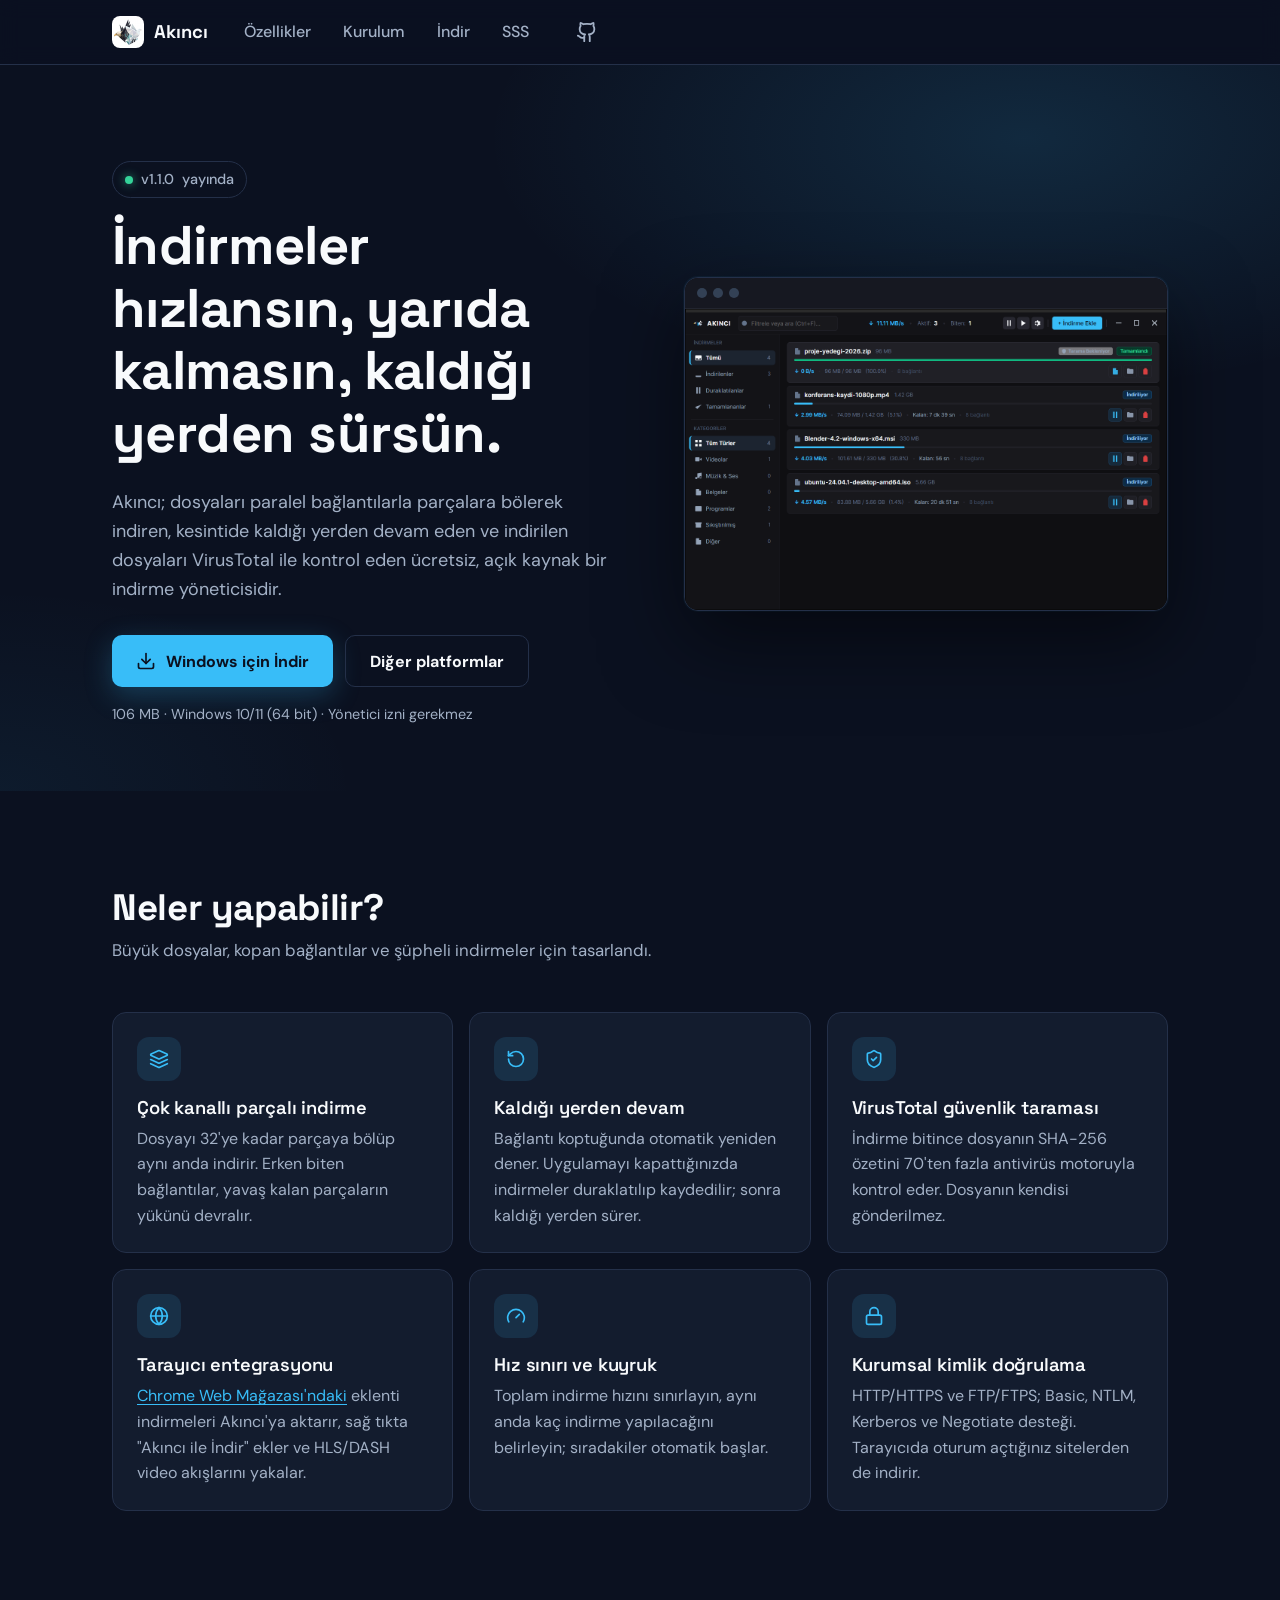
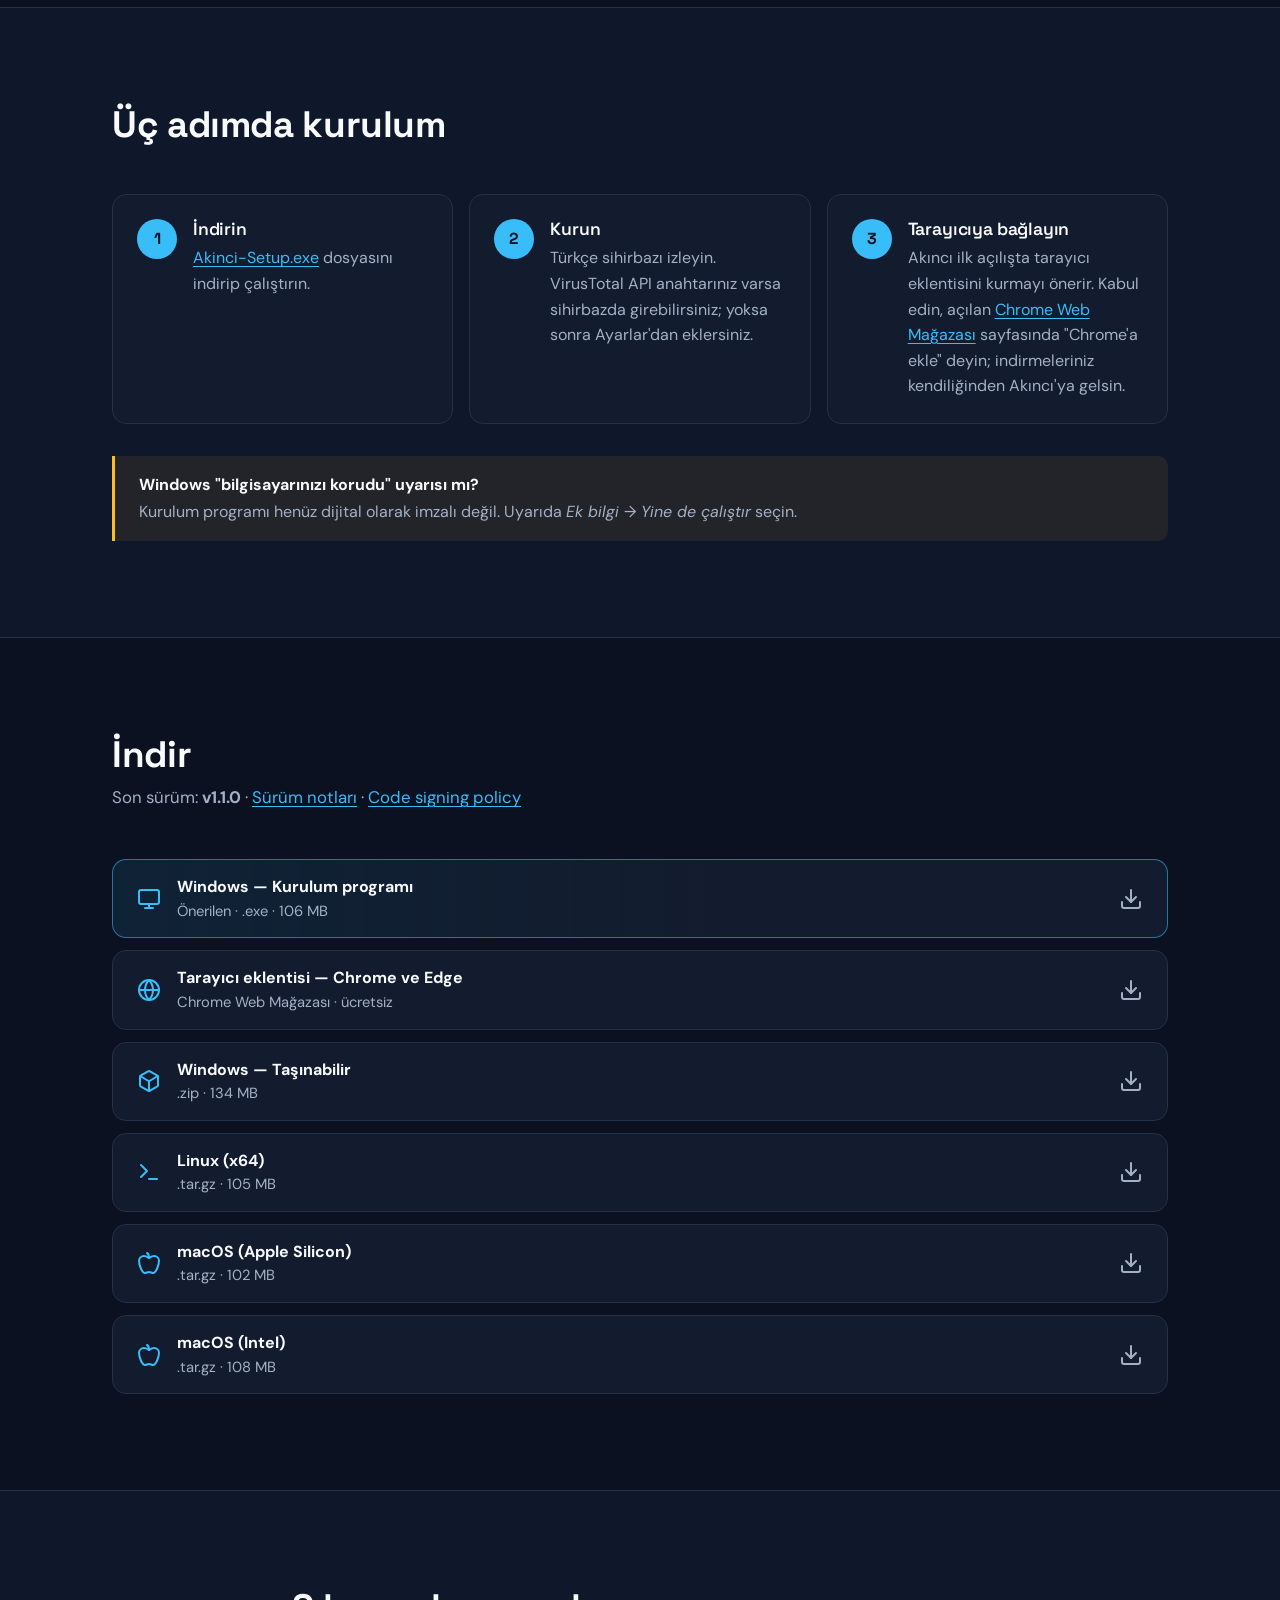
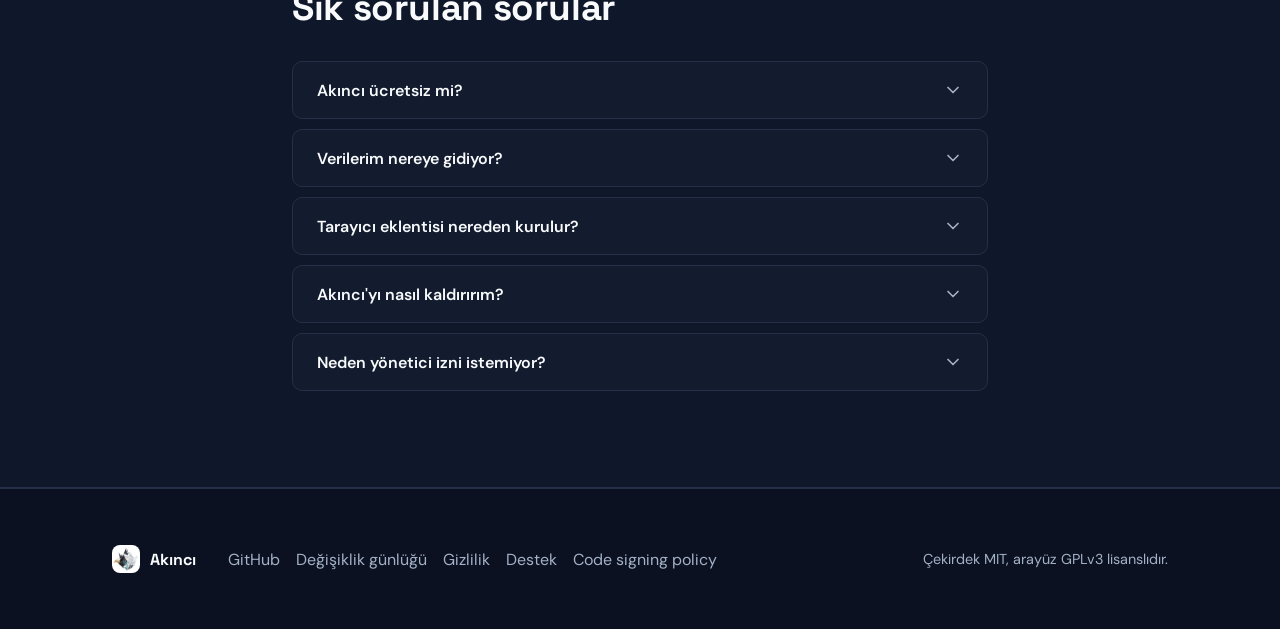
<file: site/index.html>
<!doctype html>
<html lang="tr">
<head>
  <meta charset="utf-8">
  <meta name="viewport" content="width=device-width, initial-scale=1">
  <title>Akıncı — Çok Kanallı İndirme Yöneticisi</title>
  <meta name="description" content="Akıncı; dosyaları paralel bağlantılarla parçalara bölerek indiren, kesintide kaldığı yerden devam eden ve indirilen dosyaları VirusTotal ile kontrol eden ücretsiz, açık kaynak bir indirme yöneticisi.">
  <meta name="theme-color" content="#0B1120">
  <link rel="icon" type="image/png" sizes="64x64" href="assets/akinci-mark-64.png">
  <link rel="apple-touch-icon" href="assets/akinci-mark-192.png">

  <meta property="og:type" content="website">
  <meta property="og:title" content="Akıncı — Çok Kanallı İndirme Yöneticisi">
  <meta property="og:description" content="Ücretsiz, açık kaynak indirme yöneticisi: paralel parçalı indirme, kaldığı yerden devam, VirusTotal taraması ve tarayıcı entegrasyonu.">
  <meta property="og:image" content="https://devutku.github.io/akinci/assets/og-image.png">
  <meta property="og:url" content="https://devutku.github.io/akinci/">
  <meta name="twitter:card" content="summary_large_image">

  <link rel="preconnect" href="https://fonts.googleapis.com">
  <link rel="preconnect" href="https://fonts.gstatic.com" crossorigin>
  <link href="https://fonts.googleapis.com/css2?family=DM+Sans:opsz,wght@9..40,400;9..40,500;9..40,700&family=Space+Grotesk:wght@500;600;700&display=swap" rel="stylesheet">
  <link rel="stylesheet" href="styles.css">
</head>
<body>
  <!-- SVG simge seti (Lucide, ISC lisansı) -->
  <svg width="0" height="0" style="position:absolute" aria-hidden="true" focusable="false">
    <defs>
      <symbol id="i-download" viewBox="0 0 24 24"><path d="M21 15v4a2 2 0 0 1-2 2H5a2 2 0 0 1-2-2v-4"/><polyline points="7 10 12 15 17 10"/><line x1="12" x2="12" y1="15" y2="3"/></symbol>
      <symbol id="i-layers" viewBox="0 0 24 24"><path d="m12.83 2.18a2 2 0 0 0-1.66 0L2.6 6.08a1 1 0 0 0 0 1.83l8.58 3.91a2 2 0 0 0 1.66 0l8.58-3.9a1 1 0 0 0 0-1.83Z"/><path d="m22 17.65-9.17 4.16a2 2 0 0 1-1.66 0L2 17.65"/><path d="m22 12.65-9.17 4.16a2 2 0 0 1-1.66 0L2 12.65"/></symbol>
      <symbol id="i-resume" viewBox="0 0 24 24"><path d="M3 12a9 9 0 1 0 9-9 9.75 9.75 0 0 0-6.74 2.74L3 8"/><path d="M3 3v5h5"/></symbol>
      <symbol id="i-shield" viewBox="0 0 24 24"><path d="M20 13c0 5-3.5 7.5-7.66 8.95a1 1 0 0 1-.67-.01C7.5 20.5 4 18 4 13V6a1 1 0 0 1 1-1c2 0 4.5-1.2 6.24-2.72a1.17 1.17 0 0 1 1.52 0C14.51 3.81 17 5 19 5a1 1 0 0 1 1 1z"/><path d="m9 12 2 2 4-4"/></symbol>
      <symbol id="i-globe" viewBox="0 0 24 24"><circle cx="12" cy="12" r="10"/><path d="M12 2a14.5 14.5 0 0 0 0 20 14.5 14.5 0 0 0 0-20"/><path d="M2 12h20"/></symbol>
      <symbol id="i-gauge" viewBox="0 0 24 24"><path d="m12 14 4-4"/><path d="M3.34 19a10 10 0 1 1 17.32 0"/></symbol>
      <symbol id="i-lock" viewBox="0 0 24 24"><rect width="18" height="11" x="3" y="11" rx="2" ry="2"/><path d="M7 11V7a5 5 0 0 1 10 0v4"/></symbol>
      <symbol id="i-github" viewBox="0 0 24 24"><path d="M15 22v-4a4.8 4.8 0 0 0-1-3.5c3 0 6-2 6-5.5.08-1.25-.27-2.48-1-3.5.28-1.15.28-2.35 0-3.5 0 0-1 0-3 1.5-2.64-.5-5.36-.5-8 0C6 2 5 2 5 2c-.3 1.15-.3 2.35 0 3.5A5.403 5.403 0 0 0 4 9c0 3.5 3 5.5 6 5.5-.39.49-.68 1.05-.85 1.65-.17.6-.22 1.23-.15 1.85v4"/><path d="M9 18c-4.51 2-5-2-7-2"/></symbol>
      <symbol id="i-monitor" viewBox="0 0 24 24"><rect width="20" height="14" x="2" y="3" rx="2"/><line x1="8" x2="16" y1="21" y2="21"/><line x1="12" x2="12" y1="17" y2="21"/></symbol>
      <symbol id="i-package" viewBox="0 0 24 24"><path d="M11 21.73a2 2 0 0 0 2 0l7-4A2 2 0 0 0 21 16V8a2 2 0 0 0-1-1.73l-7-4a2 2 0 0 0-2 0l-7 4A2 2 0 0 0 3 8v8a2 2 0 0 0 1 1.73z"/><path d="M12 22V12"/><path d="m3.3 7 7.703 4.734a2 2 0 0 0 1.994 0L20.7 7"/></symbol>
      <symbol id="i-terminal" viewBox="0 0 24 24"><polyline points="4 17 10 11 4 5"/><line x1="12" x2="20" y1="19" y2="19"/></symbol>
      <symbol id="i-apple" viewBox="0 0 24 24"><path d="M12 20.94c1.5 0 2.75 1.06 4 1.06 3 0 6-8 6-12.22A4.91 4.91 0 0 0 17 5c-2.22 0-4 1.44-5 2-1-.56-2.78-2-5-2a4.9 4.9 0 0 0-5 4.78C2 14 5 22 8 22c1.25 0 2.5-1.06 4-1.06Z"/><path d="M10 2c1 .5 2 2 2 5"/></symbol>
      <symbol id="i-chevron" viewBox="0 0 24 24"><path d="m6 9 6 6 6-6"/></symbol>
      <symbol id="i-check" viewBox="0 0 24 24"><path d="M20 6 9 17l-5-5"/></symbol>
    </defs>
  </svg>

  <a class="skip-link" href="#icerik">İçeriğe atla</a>

  <header class="site-header">
    <div class="container header-inner">
      <a class="brand" href="#" aria-label="Akıncı ana sayfa">
        <img src="assets/akinci-mark-64.png" width="32" height="32" alt="" class="brand-mark">
        <span>Akıncı</span>
      </a>
      <nav aria-label="Sayfa bölümleri">
        <ul class="nav-links">
          <li><a href="#ozellikler">Özellikler</a></li>
          <li><a href="#kurulum">Kurulum</a></li>
          <li><a href="#indir">İndir</a></li>
          <li><a href="#sss">SSS</a></li>
        </ul>
      </nav>
      <a class="icon-link" href="https://github.com/devutku/akinci" aria-label="Akıncı GitHub deposu">
        <svg class="icon" aria-hidden="true"><use href="#i-github"/></svg>
      </a>
    </div>
  </header>

  <main id="icerik">
    <!-- Giriş -->
    <section class="hero">
      <div class="container hero-grid">
        <div class="hero-copy">
          <p class="eyebrow"><span class="dot" aria-hidden="true"></span> <span data-release-version>v1.1.0</span> yayında</p>
          <h1>İndirmeler hızlansın, yarıda kalmasın, kaldığı yerden sürsün.</h1>
          <p class="lead">Akıncı; dosyaları paralel bağlantılarla parçalara bölerek indiren, kesintide kaldığı yerden devam eden ve indirilen dosyaları VirusTotal ile kontrol eden ücretsiz, açık kaynak bir indirme yöneticisidir.</p>
          <div class="cta-row">
            <a class="btn btn-primary" data-asset="setup" href="https://github.com/devutku/akinci/releases/download/v1.1.0/Akinci-Setup-1.1.0.exe">
              <svg class="icon" aria-hidden="true"><use href="#i-download"/></svg>
              Windows için İndir
            </a>
            <a class="btn btn-ghost" href="#indir">Diğer platformlar</a>
          </div>
          <p class="cta-meta">
            <span data-asset-size="setup">106 MB</span> · Windows 10/11 (64 bit) · Yönetici izni gerekmez
          </p>
        </div>
        <figure class="hero-visual">
          <div class="window-frame">
            <div class="window-bar" aria-hidden="true"><span></span><span></span><span></span></div>
            <img src="assets/screenshot-main.png" width="1280" height="800" alt="Akıncı ana penceresi: üç dosya 8 bağlantıyla aynı anda iniyor, biri tamamlanmış; her indirmenin hızı, ilerlemesi ve kalan süresi görünüyor.">
          </div>
        </figure>
      </div>
    </section>

    <!-- Özellikler -->
    <section id="ozellikler" class="section">
      <div class="container">
        <h2 class="section-title">Neler yapabilir?</h2>
        <p class="section-lead">Büyük dosyalar, kopan bağlantılar ve şüpheli indirmeler için tasarlandı.</p>
        <ul class="feature-grid">
          <li class="feature">
            <span class="feature-icon"><svg class="icon" aria-hidden="true"><use href="#i-layers"/></svg></span>
            <h3>Çok kanallı parçalı indirme</h3>
            <p>Dosyayı 32'ye kadar parçaya bölüp aynı anda indirir. Erken biten bağlantılar, yavaş kalan parçaların yükünü devralır.</p>
          </li>
          <li class="feature">
            <span class="feature-icon"><svg class="icon" aria-hidden="true"><use href="#i-resume"/></svg></span>
            <h3>Kaldığı yerden devam</h3>
            <p>Bağlantı koptuğunda otomatik yeniden dener. Uygulamayı kapattığınızda indirmeler duraklatılıp kaydedilir; sonra kaldığı yerden sürer.</p>
          </li>
          <li class="feature">
            <span class="feature-icon"><svg class="icon" aria-hidden="true"><use href="#i-shield"/></svg></span>
            <h3>VirusTotal güvenlik taraması</h3>
            <p>İndirme bitince dosyanın SHA-256 özetini 70'ten fazla antivirüs motoruyla kontrol eder. Dosyanın kendisi gönderilmez.</p>
          </li>
          <li class="feature">
            <span class="feature-icon"><svg class="icon" aria-hidden="true"><use href="#i-globe"/></svg></span>
            <h3>Tarayıcı entegrasyonu</h3>
            <p><a href="https://chromewebstore.google.com/detail/coeeghhijegibfhhodhnjhjffaipckok">Chrome Web Mağazası'ndaki</a> eklenti indirmeleri Akıncı'ya aktarır, sağ tıkta "Akıncı ile İndir" ekler ve HLS/DASH video akışlarını yakalar.</p>
          </li>
          <li class="feature">
            <span class="feature-icon"><svg class="icon" aria-hidden="true"><use href="#i-gauge"/></svg></span>
            <h3>Hız sınırı ve kuyruk</h3>
            <p>Toplam indirme hızını sınırlayın, aynı anda kaç indirme yapılacağını belirleyin; sıradakiler otomatik başlar.</p>
          </li>
          <li class="feature">
            <span class="feature-icon"><svg class="icon" aria-hidden="true"><use href="#i-lock"/></svg></span>
            <h3>Kurumsal kimlik doğrulama</h3>
            <p>HTTP/HTTPS ve FTP/FTPS; Basic, NTLM, Kerberos ve Negotiate desteği. Tarayıcıda oturum açtığınız sitelerden de indirir.</p>
          </li>
        </ul>
      </div>
    </section>

    <!-- Kurulum -->
    <section id="kurulum" class="section section-alt">
      <div class="container">
        <h2 class="section-title">Üç adımda kurulum</h2>
        <ol class="steps">
          <li class="step">
            <span class="step-num" aria-hidden="true">1</span>
            <div>
              <h3>İndirin</h3>
              <p><a data-asset="setup" href="https://github.com/devutku/akinci/releases/download/v1.1.0/Akinci-Setup-1.1.0.exe">Akinci-Setup.exe</a> dosyasını indirip çalıştırın.</p>
            </div>
          </li>
          <li class="step">
            <span class="step-num" aria-hidden="true">2</span>
            <div>
              <h3>Kurun</h3>
              <p>Türkçe sihirbazı izleyin. VirusTotal API anahtarınız varsa sihirbazda girebilirsiniz; yoksa sonra Ayarlar'dan eklersiniz.</p>
            </div>
          </li>
          <li class="step">
            <span class="step-num" aria-hidden="true">3</span>
            <div>
              <h3>Tarayıcıya bağlayın</h3>
              <p>Akıncı ilk açılışta tarayıcı eklentisini kurmayı önerir. Kabul edin, açılan <a href="https://chromewebstore.google.com/detail/coeeghhijegibfhhodhnjhjffaipckok">Chrome Web Mağazası</a> sayfasında "Chrome'a ekle" deyin; indirmeleriniz kendiliğinden Akıncı'ya gelsin.</p>
            </div>
          </li>
        </ol>
        <p class="note">
          <strong>Windows "bilgisayarınızı korudu" uyarısı mı?</strong>
          Kurulum programı henüz dijital olarak imzalı değil. Uyarıda <em>Ek bilgi → Yine de çalıştır</em> seçin.
        </p>
      </div>
    </section>

    <!-- İndir -->
    <section id="indir" class="section">
      <div class="container">
        <h2 class="section-title">İndir</h2>
        <p class="section-lead">Son sürüm: <strong data-release-version>v1.1.0</strong> · <a data-release-notes href="https://github.com/devutku/akinci/releases/tag/v1.1.0">Sürüm notları</a> · <a href="code-signing-policy.html">Code signing policy</a></p>
        <ul class="download-list">
          <li>
            <a class="download recommended" data-asset="setup" href="https://github.com/devutku/akinci/releases/download/v1.1.0/Akinci-Setup-1.1.0.exe">
              <svg class="icon" aria-hidden="true"><use href="#i-monitor"/></svg>
              <span class="download-text"><strong>Windows — Kurulum programı</strong><span>Önerilen · .exe · <span data-asset-size="setup">106 MB</span></span></span>
              <svg class="icon icon-end" aria-hidden="true"><use href="#i-download"/></svg>
            </a>
          </li>
          <li>
            <a class="download" href="https://chromewebstore.google.com/detail/coeeghhijegibfhhodhnjhjffaipckok">
              <svg class="icon" aria-hidden="true"><use href="#i-globe"/></svg>
              <span class="download-text"><strong>Tarayıcı eklentisi — Chrome ve Edge</strong><span>Chrome Web Mağazası · ücretsiz</span></span>
              <svg class="icon icon-end" aria-hidden="true"><use href="#i-download"/></svg>
            </a>
          </li>
          <li>
            <a class="download" data-asset="win-zip" href="https://github.com/devutku/akinci/releases/download/v1.1.0/akinci-v1.1.0-win-x64.zip">
              <svg class="icon" aria-hidden="true"><use href="#i-package"/></svg>
              <span class="download-text"><strong>Windows — Taşınabilir</strong><span>.zip · <span data-asset-size="win-zip">134 MB</span></span></span>
              <svg class="icon icon-end" aria-hidden="true"><use href="#i-download"/></svg>
            </a>
          </li>
          <li>
            <a class="download" data-asset="linux" href="https://github.com/devutku/akinci/releases/download/v1.1.0/akinci-v1.1.0-linux-x64.tar.gz">
              <svg class="icon" aria-hidden="true"><use href="#i-terminal"/></svg>
              <span class="download-text"><strong>Linux (x64)</strong><span>.tar.gz · <span data-asset-size="linux">105 MB</span></span></span>
              <svg class="icon icon-end" aria-hidden="true"><use href="#i-download"/></svg>
            </a>
          </li>
          <li>
            <a class="download" data-asset="mac-arm" href="https://github.com/devutku/akinci/releases/download/v1.1.0/akinci-v1.1.0-osx-arm64.tar.gz">
              <svg class="icon" aria-hidden="true"><use href="#i-apple"/></svg>
              <span class="download-text"><strong>macOS (Apple Silicon)</strong><span>.tar.gz · <span data-asset-size="mac-arm">102 MB</span></span></span>
              <svg class="icon icon-end" aria-hidden="true"><use href="#i-download"/></svg>
            </a>
          </li>
          <li>
            <a class="download" data-asset="mac-x64" href="https://github.com/devutku/akinci/releases/download/v1.1.0/akinci-v1.1.0-osx-x64.tar.gz">
              <svg class="icon" aria-hidden="true"><use href="#i-apple"/></svg>
              <span class="download-text"><strong>macOS (Intel)</strong><span>.tar.gz · <span data-asset-size="mac-x64">108 MB</span></span></span>
              <svg class="icon icon-end" aria-hidden="true"><use href="#i-download"/></svg>
            </a>
          </li>
        </ul>
      </div>
    </section>

    <!-- SSS -->
    <section id="sss" class="section section-alt">
      <div class="container narrow">
        <h2 class="section-title">Sık sorulan sorular</h2>
        <div class="faq">
          <details>
            <summary>Akıncı ücretsiz mi?<svg class="icon chevron" aria-hidden="true"><use href="#i-chevron"/></svg></summary>
            <p>Evet. Akıncı açık kaynaktır: çekirdek kütüphaneler MIT, masaüstü arayüzü GPLv3 lisanslıdır. Reklam veya ücretli sürüm yoktur.</p>
          </details>
          <details>
            <summary>Verilerim nereye gidiyor?<svg class="icon chevron" aria-hidden="true"><use href="#i-chevron"/></svg></summary>
            <p>İndirme listeniz, ayarlarınız ve tarayıcıdan aktarılan oturum bilgileri yalnızca kendi bilgisayarınızda saklanır. VirusTotal anahtarı girerseniz yalnızca biten dosyanın SHA-256 özeti sorgulanır. Ayrıntılar: <a href="https://github.com/devutku/akinci/blob/main/PRIVACY.md">Gizlilik politikası</a>.</p>
          </details>
          <details>
            <summary>Tarayıcı eklentisi nereden kurulur?<svg class="icon chevron" aria-hidden="true"><use href="#i-chevron"/></svg></summary>
            <p>Eklenti <a href="https://chromewebstore.google.com/detail/coeeghhijegibfhhodhnjhjffaipckok">Chrome Web Mağazası</a>'nda. Akıncı ilk açılışta (veya Ayarlar → Eklentiyi Kur) tarayıcı köprüsünü yapılandırıp mağaza sayfasını açar; "Chrome'a ekle" demeniz yeterli. Edge'de "Diğer mağazalardaki uzantılara izin ver" seçeneğiyle aynı sayfadan kurabilirsiniz.</p>
          </details>
          <details>
            <summary>Akıncı'yı nasıl kaldırırım?<svg class="icon chevron" aria-hidden="true"><use href="#i-chevron"/></svg></summary>
            <p>Denetim Masası → Programlar ve Özellikler (veya Ayarlar → Uygulamalar) içinden Akıncı'yı seçin. İndirdiğiniz dosyalara dokunulmaz; ayarların ve indirme geçmişinin silinip silinmeyeceği sorulur.</p>
          </details>
          <details>
            <summary>Neden yönetici izni istemiyor?<svg class="icon chevron" aria-hidden="true"><use href="#i-chevron"/></svg></summary>
            <p>Akıncı yalnızca sizin kullanıcınız için kurulur (<code>%LOCALAPPDATA%\Programs\Akinci</code>). Sistem klasörlerine ve diğer kullanıcılara dokunmaz.</p>
          </details>
        </div>
      </div>
    </section>
  </main>

  <footer class="site-footer">
    <div class="container footer-inner">
      <div class="brand footer-brand">
        <img src="assets/akinci-mark-64.png" width="28" height="28" alt="" class="brand-mark">
        <span>Akıncı</span>
      </div>
      <ul class="footer-links">
        <li><a href="https://github.com/devutku/akinci">GitHub</a></li>
        <li><a href="https://github.com/devutku/akinci/blob/main/CHANGELOG.md">Değişiklik günlüğü</a></li>
        <li><a href="https://github.com/devutku/akinci/blob/main/PRIVACY.md">Gizlilik</a></li>
        <li><a href="https://github.com/devutku/akinci/issues">Destek</a></li>
        <li><a href="code-signing-policy.html">Code signing policy</a></li>
      </ul>
      <p class="footer-note">Çekirdek MIT, arayüz GPLv3 lisanslıdır.</p>
    </div>
  </footer>

  <script src="main.js" defer></script>
</body>
</html>
</file>
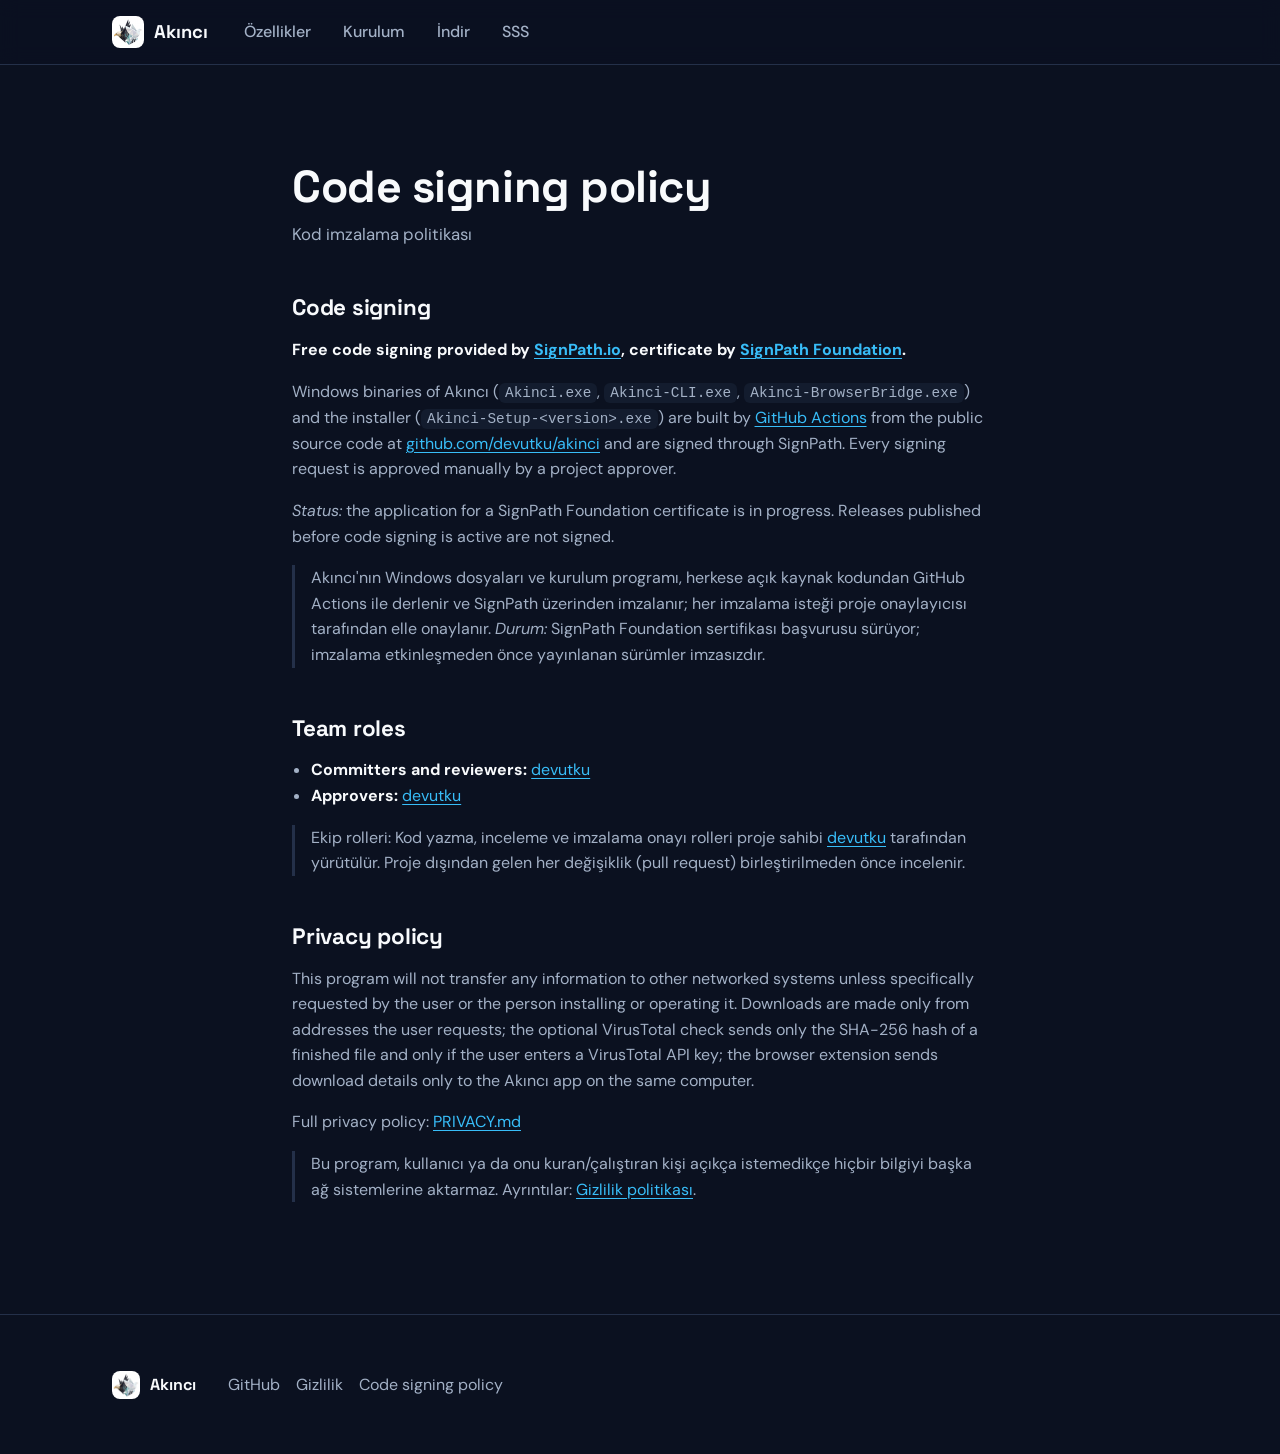
<file: site/code-signing-policy.html>
<!doctype html>
<html lang="tr">
<head>
  <meta charset="utf-8">
  <meta name="viewport" content="width=device-width, initial-scale=1">
  <title>Code signing policy — Akıncı</title>
  <meta name="description" content="Akıncı kod imzalama politikası / code signing policy: SignPath.io ve SignPath Foundation, ekip rolleri ve gizlilik.">
  <meta name="theme-color" content="#0B1120">
  <link rel="icon" type="image/png" sizes="64x64" href="assets/akinci-mark-64.png">
  <link rel="preconnect" href="https://fonts.googleapis.com">
  <link rel="preconnect" href="https://fonts.gstatic.com" crossorigin>
  <link href="https://fonts.googleapis.com/css2?family=DM+Sans:opsz,wght@9..40,400;9..40,500;9..40,700&family=Space+Grotesk:wght@500;600;700&display=swap" rel="stylesheet">
  <link rel="stylesheet" href="styles.css">
</head>
<body>
  <a class="skip-link" href="#icerik">İçeriğe atla</a>

  <header class="site-header">
    <div class="container header-inner">
      <a class="brand" href="./" aria-label="Akıncı ana sayfa">
        <img src="assets/akinci-mark-64.png" width="32" height="32" alt="" class="brand-mark">
        <span>Akıncı</span>
      </a>
      <nav aria-label="Sayfa bölümleri">
        <ul class="nav-links">
          <li><a href="./#ozellikler">Özellikler</a></li>
          <li><a href="./#kurulum">Kurulum</a></li>
          <li><a href="./#indir">İndir</a></li>
          <li><a href="./#sss">SSS</a></li>
        </ul>
      </nav>
    </div>
  </header>

  <main id="icerik" class="section">
    <div class="container narrow policy">
      <h1>Code signing policy</h1>
      <p class="section-lead">Kod imzalama politikası</p>

      <section aria-labelledby="signing">
        <h2 id="signing">Code signing</h2>
        <p><strong>Free code signing provided by <a href="https://signpath.io">SignPath.io</a>, certificate by <a href="https://signpath.org">SignPath Foundation</a>.</strong></p>
        <p>Windows binaries of Akıncı (<code>Akinci.exe</code>, <code>Akinci-CLI.exe</code>, <code>Akinci-BrowserBridge.exe</code>) and the installer (<code>Akinci-Setup-&lt;version&gt;.exe</code>) are built by <a href="https://github.com/devutku/akinci/actions/workflows/release.yml">GitHub Actions</a> from the public source code at <a href="https://github.com/devutku/akinci">github.com/devutku/akinci</a> and are signed through SignPath. Every signing request is approved manually by a project approver.</p>
        <p><em>Status:</em> the application for a SignPath Foundation certificate is in progress. Releases published before code signing is active are not signed.</p>
        <p lang="tr">Akıncı'nın Windows dosyaları ve kurulum programı, herkese açık kaynak kodundan GitHub Actions ile derlenir ve SignPath üzerinden imzalanır; her imzalama isteği proje onaylayıcısı tarafından elle onaylanır. <em>Durum:</em> SignPath Foundation sertifikası başvurusu sürüyor; imzalama etkinleşmeden önce yayınlanan sürümler imzasızdır.</p>
      </section>

      <section aria-labelledby="roles">
        <h2 id="roles">Team roles</h2>
        <ul>
          <li><strong>Committers and reviewers:</strong> <a href="https://github.com/devutku">devutku</a></li>
          <li><strong>Approvers:</strong> <a href="https://github.com/devutku">devutku</a></li>
        </ul>
        <p lang="tr">Ekip rolleri: Kod yazma, inceleme ve imzalama onayı rolleri proje sahibi <a href="https://github.com/devutku">devutku</a> tarafından yürütülür. Proje dışından gelen her değişiklik (pull request) birleştirilmeden önce incelenir.</p>
      </section>

      <section aria-labelledby="privacy">
        <h2 id="privacy">Privacy policy</h2>
        <p>This program will not transfer any information to other networked systems unless specifically requested by the user or the person installing or operating it. Downloads are made only from addresses the user requests; the optional VirusTotal check sends only the SHA-256 hash of a finished file and only if the user enters a VirusTotal API key; the browser extension sends download details only to the Akıncı app on the same computer.</p>
        <p>Full privacy policy: <a href="https://github.com/devutku/akinci/blob/main/PRIVACY.md">PRIVACY.md</a></p>
        <p lang="tr">Bu program, kullanıcı ya da onu kuran/çalıştıran kişi açıkça istemedikçe hiçbir bilgiyi başka ağ sistemlerine aktarmaz. Ayrıntılar: <a href="https://github.com/devutku/akinci/blob/main/PRIVACY.md">Gizlilik politikası</a>.</p>
      </section>
    </div>
  </main>

  <footer class="site-footer">
    <div class="container footer-inner">
      <div class="brand footer-brand">
        <img src="assets/akinci-mark-64.png" width="28" height="28" alt="" class="brand-mark">
        <span>Akıncı</span>
      </div>
      <ul class="footer-links">
        <li><a href="https://github.com/devutku/akinci">GitHub</a></li>
        <li><a href="https://github.com/devutku/akinci/blob/main/PRIVACY.md">Gizlilik</a></li>
        <li><a href="code-signing-policy.html">Code signing policy</a></li>
      </ul>
    </div>
  </footer>
</body>
</html>
</file>
<file: site/styles.css>
/* Akıncı tanıtım sitesi — koyu tema, uygulamanın renkleriyle uyumlu */
:root {
  --bg: #0B1120;
  --bg-alt: #0F172A;
  --card: #131C2E;
  --card-hover: #18233A;
  --border: #243049;
  --fg: #F8FAFC;
  --fg-muted: #A3B1C6;          /* #0B1120 üzerinde ~8:1 */
  --accent: #38BDF8;            /* uygulamanın vurgu rengi */
  --accent-hover: #7DD3FC;
  --on-accent: #0B1120;
  --focus: #F8FAFC;

  --font-heading: 'Space Grotesk', system-ui, 'Segoe UI', sans-serif;
  --font-body: 'DM Sans', system-ui, 'Segoe UI', sans-serif;

  --radius: 14px;
  --radius-sm: 10px;
  --space-1: 8px; --space-2: 16px; --space-3: 24px; --space-4: 32px; --space-6: 48px; --space-8: 64px; --space-12: 96px;
  --ease-out: cubic-bezier(.2, .8, .2, 1);
  --dur: 200ms;
  color-scheme: dark;
}

*, *::before, *::after { box-sizing: border-box; }
html { scroll-behavior: smooth; -webkit-text-size-adjust: 100%; }
body {
  margin: 0;
  background: var(--bg);
  color: var(--fg);
  font-family: var(--font-body);
  font-size: 1rem;
  line-height: 1.6;
  -webkit-font-smoothing: antialiased;
}
img { max-width: 100%; height: auto; display: block; }
a { color: var(--accent); text-underline-offset: 3px; }
a:hover { color: var(--accent-hover); }
code { font-family: ui-monospace, 'Cascadia Code', Consolas, monospace; font-size: .9em; background: var(--card); padding: 2px 6px; border-radius: 6px; }

:focus-visible { outline: 3px solid var(--focus); outline-offset: 3px; border-radius: 6px; }

.container { width: 100%; max-width: 1120px; margin: 0 auto; padding: 0 var(--space-2); }
.narrow { max-width: 760px; }

.icon { width: 20px; height: 20px; fill: none; stroke: currentColor; stroke-width: 2; stroke-linecap: round; stroke-linejoin: round; flex-shrink: 0; }

.skip-link { position: absolute; left: var(--space-2); top: -60px; background: var(--accent); color: var(--on-accent); padding: 10px 16px; border-radius: var(--radius-sm); font-weight: 700; z-index: 100; text-decoration: none; }
.skip-link:focus { top: var(--space-2); }

/* Üst bar */
.site-header { position: sticky; top: 0; z-index: 50; background: rgba(11, 17, 32, .82); backdrop-filter: saturate(140%) blur(10px); border-bottom: 1px solid var(--border); }
.header-inner { display: flex; align-items: center; gap: var(--space-3); min-height: 64px; }
.brand { display: inline-flex; align-items: center; gap: 10px; min-height: 44px; color: var(--fg); text-decoration: none; font-family: var(--font-heading); font-weight: 700; font-size: 1.15rem; }
.brand:hover { color: var(--fg); }
.brand-mark { border-radius: 8px; background: #fff; }
.nav-links { display: flex; gap: var(--space-1); list-style: none; margin: 0 0 0 auto; padding: 0; }
.nav-links a { display: inline-flex; align-items: center; min-height: 44px; padding: 0 12px; color: var(--fg-muted); text-decoration: none; font-weight: 500; border-radius: 8px; transition: color var(--dur) var(--ease-out), background var(--dur) var(--ease-out); }
.nav-links a:hover { color: var(--fg); background: var(--card); }
.icon-link { display: inline-flex; align-items: center; justify-content: center; width: 44px; height: 44px; border-radius: 10px; color: var(--fg-muted); transition: color var(--dur), background var(--dur); }
.icon-link:hover { color: var(--fg); background: var(--card); }
.icon-link .icon { width: 22px; height: 22px; }

/* Giriş */
.hero { padding: var(--space-12) 0 var(--space-8); background:
  radial-gradient(60% 50% at 80% 10%, rgba(56, 189, 248, .14), transparent 70%),
  radial-gradient(40% 40% at 0% 100%, rgba(56, 189, 248, .06), transparent 70%); }
.hero-grid { display: grid; grid-template-columns: 1fr; gap: var(--space-6); align-items: center; }
.eyebrow { display: inline-flex; align-items: center; gap: 8px; margin: 0 0 var(--space-2); padding: 6px 12px; border: 1px solid var(--border); border-radius: 999px; color: var(--fg-muted); font-size: .9rem; font-weight: 500; }
.dot { width: 8px; height: 8px; border-radius: 50%; background: #34D399; box-shadow: 0 0 10px rgba(52, 211, 153, .7); }
h1, h2, h3 { font-family: var(--font-heading); line-height: 1.15; margin: 0; letter-spacing: -0.01em; }
h1 { font-size: clamp(2rem, 1.4rem + 3vw, 3.4rem); font-weight: 700; text-wrap: balance; }
.lead { margin: var(--space-3) 0 0; color: var(--fg-muted); font-size: 1.125rem; max-width: 60ch; }
.cta-row { display: flex; flex-wrap: wrap; gap: 12px; margin-top: var(--space-4); }
.btn { display: inline-flex; align-items: center; justify-content: center; gap: 10px; min-height: 52px; padding: 0 24px; border-radius: var(--radius-sm); font-weight: 700; font-size: 1rem; text-decoration: none; cursor: pointer; transition: background var(--dur) var(--ease-out), transform var(--dur) var(--ease-out), border-color var(--dur); }
.btn-primary { background: var(--accent); color: var(--on-accent); box-shadow: 0 8px 28px rgba(56, 189, 248, .25); }
.btn-primary:hover { background: var(--accent-hover); color: var(--on-accent); transform: translateY(-1px); }
.btn-primary:active { transform: translateY(0); }
.btn-ghost { border: 1px solid var(--border); color: var(--fg); }
.btn-ghost:hover { border-color: var(--accent); color: var(--fg); background: var(--card); }
.cta-meta { margin: var(--space-2) 0 0; color: var(--fg-muted); font-size: .9rem; }

.hero-visual { margin: 0; }
.window-frame { border: 1px solid var(--border); border-radius: var(--radius); overflow: hidden; background: #0F0F12; box-shadow: 0 30px 80px rgba(0, 0, 0, .5), 0 0 0 1px rgba(56, 189, 248, .06); }
.window-bar { display: flex; gap: 6px; padding: 10px 12px; background: #161821; border-bottom: 1px solid #22252F; }
.window-bar span { width: 10px; height: 10px; border-radius: 50%; background: #334155; }

/* Bölümler */
.section { padding: var(--space-12) 0; }
/* Yapışkan üst bar bağlantıyla atlanan bölümün başlığını örtmesin */
section[id], main[id] { scroll-margin-top: 72px; }
.section-alt { background: var(--bg-alt); border-block: 1px solid var(--border); }
.section-title { font-size: clamp(1.6rem, 1.2rem + 1.6vw, 2.3rem); font-weight: 700; }
.section-lead { margin: var(--space-1) 0 var(--space-6); color: var(--fg-muted); font-size: 1.05rem; }

.feature-grid { list-style: none; margin: 0; padding: 0; display: grid; grid-template-columns: 1fr; gap: var(--space-2); }
.feature { padding: var(--space-3); background: var(--card); border: 1px solid var(--border); border-radius: var(--radius); transition: border-color var(--dur), background var(--dur); }
.feature:hover { border-color: rgba(56, 189, 248, .45); background: var(--card-hover); }
.feature-icon { display: inline-flex; align-items: center; justify-content: center; width: 44px; height: 44px; border-radius: 12px; background: rgba(56, 189, 248, .12); color: var(--accent); margin-bottom: var(--space-2); }
.feature h3 { font-size: 1.15rem; font-weight: 600; }
.feature p { margin: var(--space-1) 0 0; color: var(--fg-muted); }

.steps { list-style: none; margin: var(--space-6) 0 0; padding: 0; display: grid; grid-template-columns: 1fr; gap: var(--space-2); }
.step { display: flex; gap: var(--space-2); padding: var(--space-3); background: var(--card); border: 1px solid var(--border); border-radius: var(--radius); }
.step-num { flex-shrink: 0; display: inline-flex; align-items: center; justify-content: center; width: 40px; height: 40px; border-radius: 50%; background: var(--accent); color: var(--on-accent); font-family: var(--font-heading); font-weight: 700; }
.step h3 { font-size: 1.1rem; font-weight: 600; }
.step p { margin: 6px 0 0; color: var(--fg-muted); }
.note { margin: var(--space-4) 0 0; padding: var(--space-2) var(--space-3); border-left: 3px solid #FBBF24; background: rgba(251, 191, 36, .08); border-radius: 0 var(--radius-sm) var(--radius-sm) 0; color: var(--fg-muted); }
.note strong { color: var(--fg); display: block; margin-bottom: 2px; }

.download-list { list-style: none; margin: 0; padding: 0; display: grid; gap: 12px; }
.download { display: flex; align-items: center; gap: var(--space-2); min-height: 72px; padding: 14px var(--space-3); background: var(--card); border: 1px solid var(--border); border-radius: var(--radius); color: var(--fg); text-decoration: none; transition: border-color var(--dur), background var(--dur), transform var(--dur) var(--ease-out); }
.download:hover { color: var(--fg); border-color: var(--accent); background: var(--card-hover); }
.download .icon { width: 24px; height: 24px; color: var(--accent); }
.download-text { display: flex; flex-direction: column; flex: 1; min-width: 0; }
.download-text span { color: var(--fg-muted); font-size: .92rem; }
.download .icon-end { color: var(--fg-muted); }
.download:hover .icon-end { color: var(--accent); }
.download.recommended { border-color: rgba(56, 189, 248, .55); background: linear-gradient(90deg, rgba(56, 189, 248, .10), var(--card) 60%); }

.faq { margin-top: var(--space-4); display: grid; gap: 10px; }
.faq details { background: var(--card); border: 1px solid var(--border); border-radius: var(--radius-sm); }
.faq summary { display: flex; align-items: center; justify-content: space-between; gap: var(--space-2); min-height: 56px; padding: 0 var(--space-3); cursor: pointer; font-weight: 600; list-style: none; }
.faq summary::-webkit-details-marker { display: none; }
.faq .chevron { color: var(--fg-muted); transition: transform var(--dur) var(--ease-out); }
.faq details[open] .chevron { transform: rotate(180deg); }
.faq details p { margin: 0; padding: 0 var(--space-3) var(--space-3); color: var(--fg-muted); }

.site-footer { padding: var(--space-6) 0; border-top: 1px solid var(--border); }
.footer-inner { display: flex; flex-wrap: wrap; align-items: center; gap: var(--space-2) var(--space-4); }
.footer-brand { font-size: 1rem; }
.footer-links { display: flex; flex-wrap: wrap; gap: 4px var(--space-2); list-style: none; margin: 0; padding: 0; }
.footer-links a { display: inline-flex; align-items: center; min-height: 44px; color: var(--fg-muted); text-decoration: none; }
.footer-links a:hover { color: var(--fg); }
.footer-note { margin: 0 0 0 auto; color: var(--fg-muted); font-size: .9rem; }

/* Kaydırınca beliren öğeler (yalnızca JS çalışıyorsa) */
.js .reveal { opacity: 0; transform: translateY(12px); transition: opacity 500ms var(--ease-out), transform 500ms var(--ease-out); }
.js .reveal.is-visible { opacity: 1; transform: none; }

/* Duyarlı düzen */
@media (min-width: 640px) {
  .container { padding: 0 var(--space-4); }
  .feature-grid { grid-template-columns: repeat(2, 1fr); }
}
@media (min-width: 960px) {
  .hero-grid { grid-template-columns: 1.05fr 1fr; gap: var(--space-8); }
  .feature-grid { grid-template-columns: repeat(3, 1fr); }
  .steps { grid-template-columns: repeat(3, 1fr); }
}
@media (max-width: 720px) {
  .nav-links { display: none; }
  .header-inner { justify-content: space-between; }
  .hero { padding-top: var(--space-8); }
  .btn { width: 100%; }
  .footer-note { margin-left: 0; }
}

@media (prefers-reduced-motion: reduce) {
  html { scroll-behavior: auto; }
  *, *::before, *::after { transition-duration: 1ms !important; animation-duration: 1ms !important; }
  .js .reveal { opacity: 1; transform: none; }
}

/* Code signing policy sayfası */
.policy h1 { font-size: clamp(2rem, 1.4rem + 2vw, 2.8rem); }
.policy section { margin-top: var(--space-6); }
.policy h2 { font-size: 1.4rem; margin-bottom: var(--space-2); }
.policy p, .policy li { color: var(--fg-muted); }
.policy strong { color: var(--fg); }
.policy ul { padding-left: 1.2rem; }
.policy p[lang="tr"] { border-left: 3px solid var(--border); padding-left: var(--space-2); }
</file>
